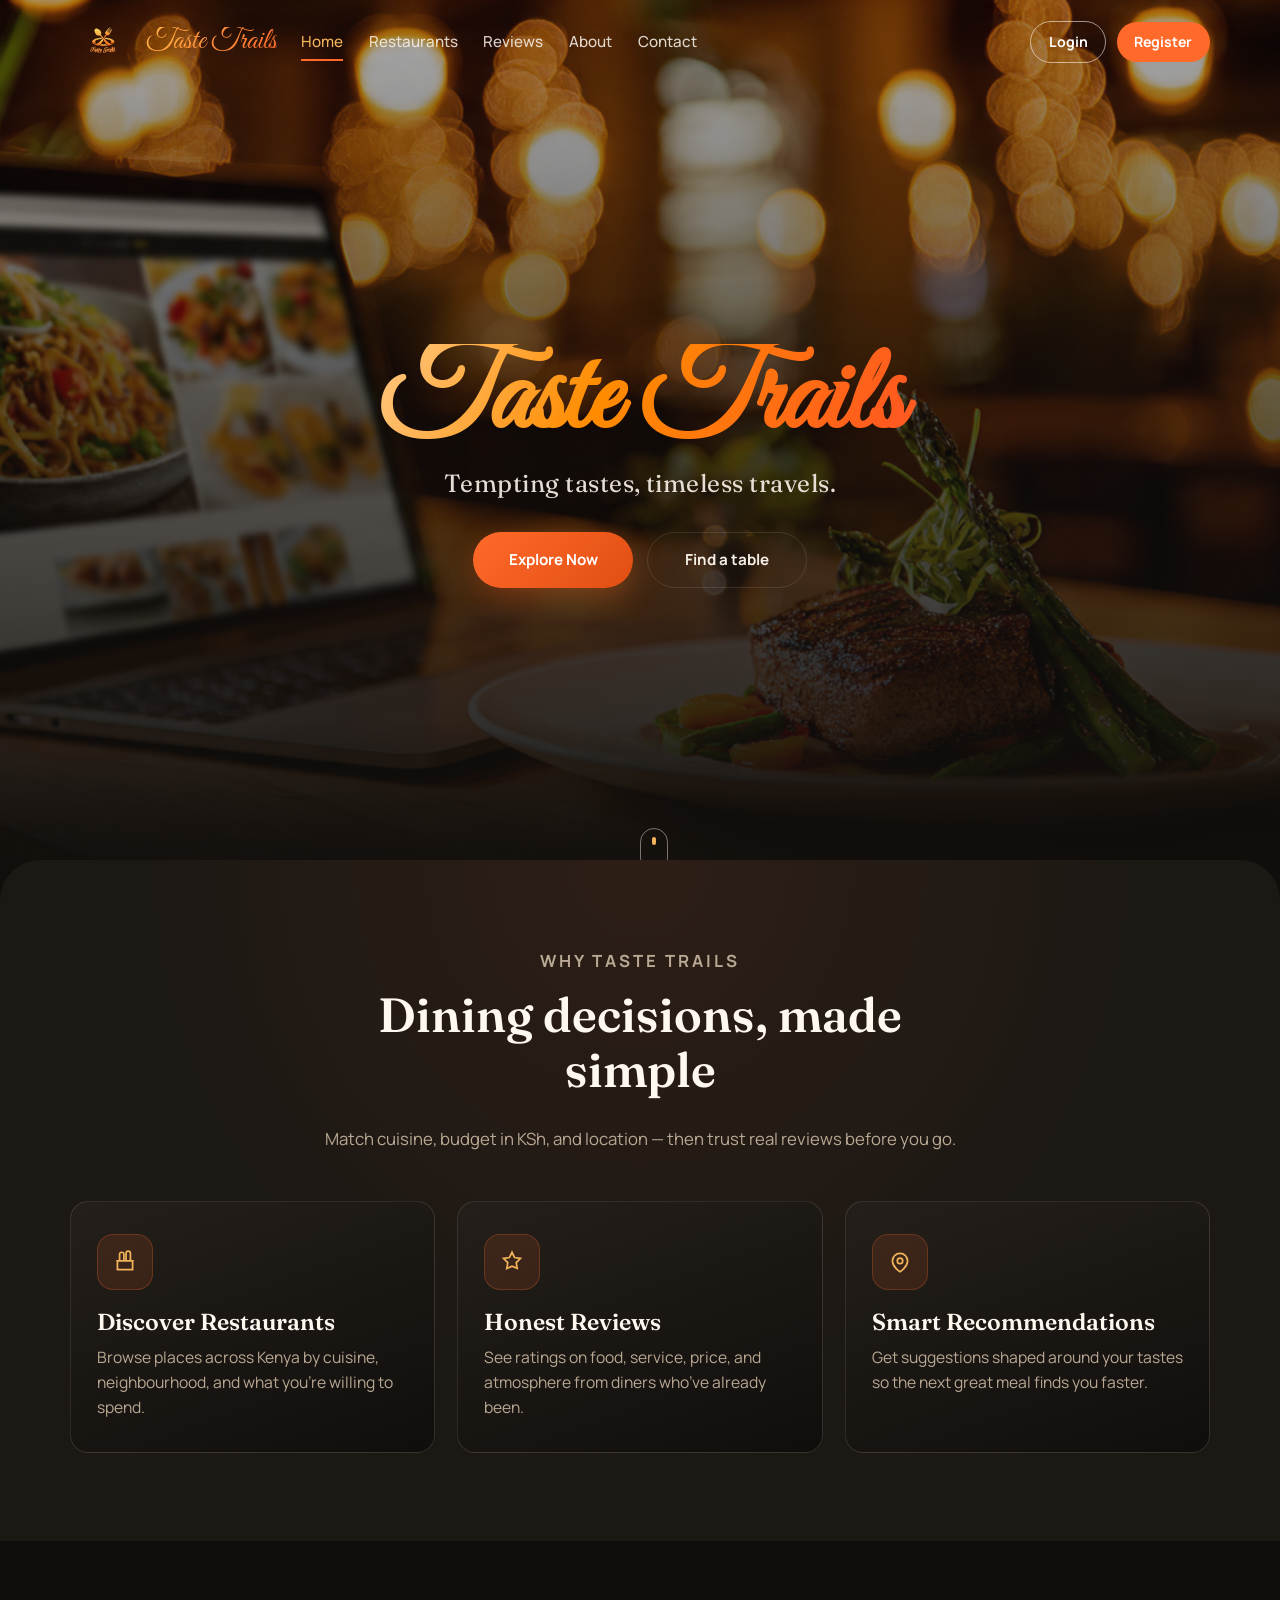
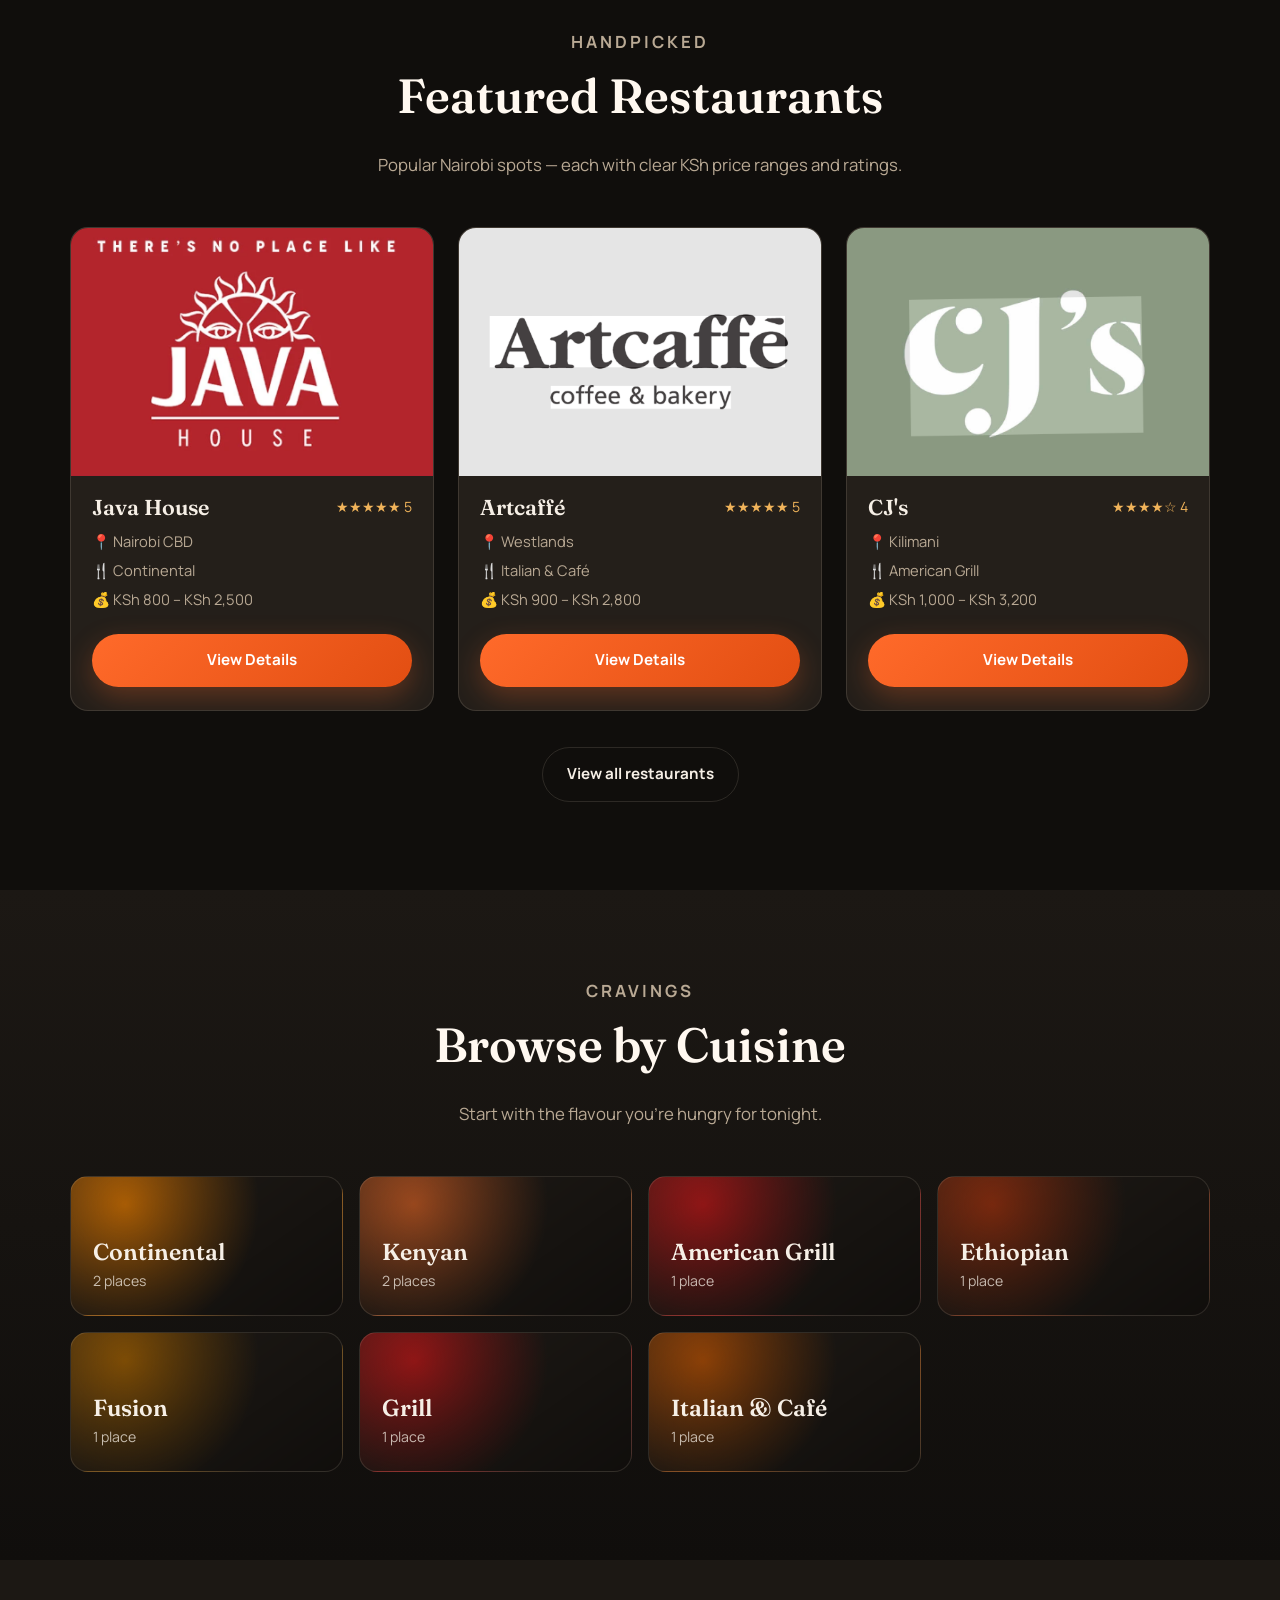
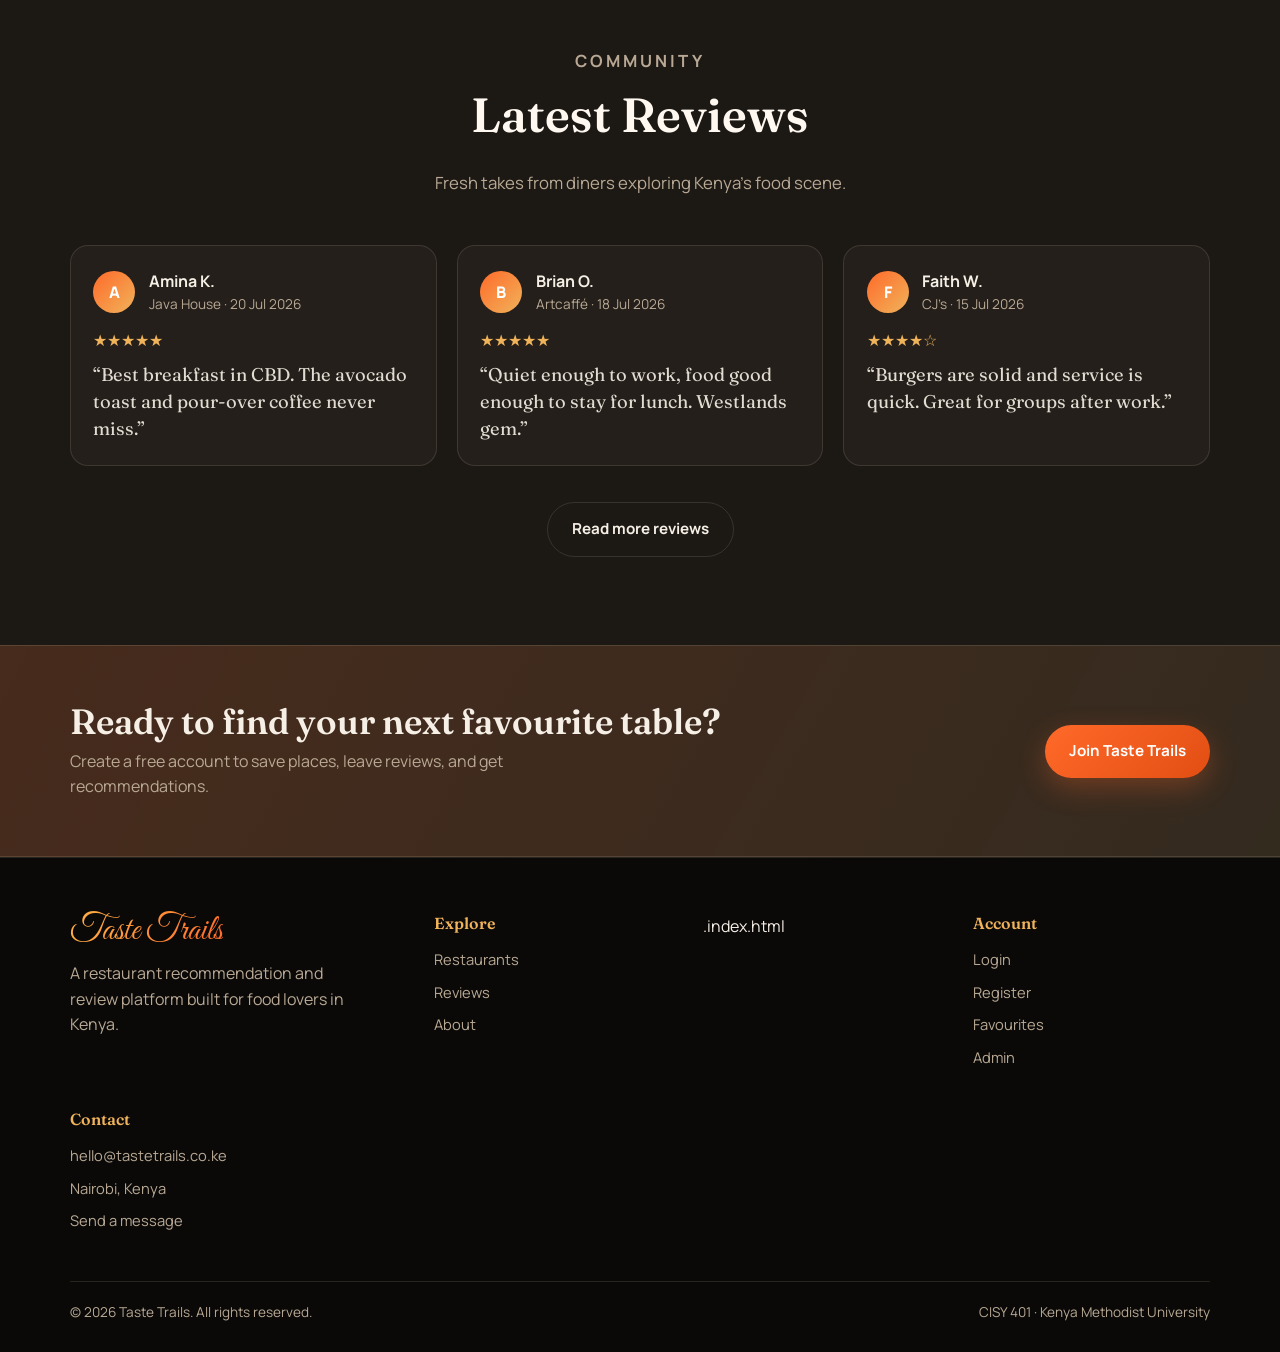
<file: index.html>
<!DOCTYPE html>
<html lang="en">
<head>
  <meta charset="UTF-8">
  <meta name="viewport" content="width=device-width, initial-scale=1.0">
  <title>Taste Trails · Discover Kenya’s Best Restaurants</title>
  <meta name="description" content="Taste Trails helps you discover restaurants across Kenya by cuisine, budget, location, and real reviews.">
  <link rel="preconnect" href="https://fonts.googleapis.com">
  <link rel="preconnect" href="https://fonts.gstatic.com" crossorigin>
  <link href="https://fonts.googleapis.com/css2?family=Fraunces:opsz,wght@9..144,500;9..144,650&family=Great+Vibes&family=Manrope:wght@400;500;600;700;800&display=swap" rel="stylesheet">
  <link rel="stylesheet" href="style.css">
</head>
<body class="home">
  <header class="navbar">
    <div class="container nav-inner">
      <a class="logo" href="index.html" aria-label="Taste Trails home">
        <img src="images/logo.png" alt="">
        <span class="logo-word">Taste Trails</span>
      </a>

      <ul class="nav-links">
        <li><a href="index.html" class="active">Home</a></li>
        <li><a href="restaurants.html">Restaurants</a></li>
        <li><a href="reviews.html">Reviews</a></li>
        <li><a href="about.html">About</a></li>
        <li><a href="contact.html">Contact</a></li>
      </ul>

      <div class="auth-buttons" data-auth-slot></div>
      <button class="menu-toggle" type="button" aria-label="Open menu" aria-expanded="false">☰</button>
    </div>
  </header>

  <section class="hero">
    <div class="hero-content">
      <h1 class="hero-brand">Taste Trails</h1>
      <p class="hero-tagline">Tempting tastes, timeless travels.</p>
      <div class="hero-actions">
        <button id="explore-btn" class="btn" type="button">Explore Now</button>
        <button id="find-table-btn" class="btn ghost" type="button">Find a table</button>
      </div>
    </div>
    <a class="scroll-cue" href="#features" aria-label="Scroll to features">
      <span></span>
    </a>
  </section>

  <div class="modal" id="find-table-modal" hidden>
    <div class="modal-backdrop" data-close-modal></div>
    <div class="modal-card" role="dialog" aria-modal="true" aria-labelledby="find-table-title">
      <button type="button" class="modal-close" data-close-modal aria-label="Close">✕</button>
      <p class="eyebrow">Quick search</p>
      <h2 id="find-table-title">Find a table</h2>
      <p class="muted">Pick what you’re craving, where, and your budget — we’ll show matching restaurants.</p>
      <form id="find-table-form" class="find-form">
        <div class="form-group">
          <label for="find-cuisine">Cuisine</label>
          <select id="find-cuisine" name="cuisine">
            <option value="">Any cuisine</option>
          </select>
        </div>
        <div class="form-group">
          <label for="find-location">Location</label>
          <select id="find-location" name="location">
            <option value="">Anywhere in Nairobi</option>
          </select>
        </div>
        <div class="form-group">
          <label for="find-price">Budget</label>
          <select id="find-price" name="price">
            <option value="">Any budget</option>
            <option value="budget">Budget · under KSh 1,500</option>
            <option value="mid">Moderate · KSh 700–3,500</option>
            <option value="upscale">Upscale · from KSh 2,500</option>
          </select>
        </div>
        <button class="btn btn-block" type="submit">Show restaurants</button>
      </form>
    </div>
  </div>

  <section id="features" class="section features">
    <div class="container">
      <div class="section-head" data-reveal>
        <p class="eyebrow">Why Taste Trails</p>
        <h2>Dining decisions, made simple</h2>
        <p>Match cuisine, budget in KSh, and location — then trust real reviews before you go.</p>
      </div>
      <div class="feature-grid">
        <article class="feature-card" data-reveal>
          <div class="feature-icon" aria-hidden="true">
            <svg viewBox="0 0 24 24" fill="none" stroke="currentColor" stroke-width="1.6"><path d="M4 11h16M7 11V5a2 2 0 0 1 4 0v6M13 11V4a2 2 0 0 1 4 0v7M5 11v8h14v-8"/></svg>
          </div>
          <h3>Discover Restaurants</h3>
          <p>Browse places across Kenya by cuisine, neighbourhood, and what you’re willing to spend.</p>
        </article>
        <article class="feature-card" data-reveal style="--delay:.1s">
          <div class="feature-icon" aria-hidden="true">
            <svg viewBox="0 0 24 24" fill="none" stroke="currentColor" stroke-width="1.6"><path d="m12 3 2.4 4.9 5.4.8-3.9 3.8.9 5.4L12 15.9 7.2 18l.9-5.4L4.2 8.7l5.4-.8L12 3z"/></svg>
          </div>
          <h3>Honest Reviews</h3>
          <p>See ratings on food, service, price, and atmosphere from diners who’ve already been.</p>
        </article>
        <article class="feature-card" data-reveal style="--delay:.2s">
          <div class="feature-icon" aria-hidden="true">
            <svg viewBox="0 0 24 24" fill="none" stroke="currentColor" stroke-width="1.6"><path d="M12 21s7-4.4 7-10a7 7 0 1 0-14 0c0 5.6 7 10 7 10z"/><circle cx="12" cy="11" r="2.5"/></svg>
          </div>
          <h3>Smart Recommendations</h3>
          <p>Get suggestions shaped around your tastes so the next great meal finds you faster.</p>
        </article>
      </div>
    </div>
  </section>

  <section class="section restaurants" id="featured">
    <div class="container">
      <div class="section-head" data-reveal>
        <p class="eyebrow">Handpicked</p>
        <h2>Featured Restaurants</h2>
        <p>Popular Nairobi spots — each with clear KSh price ranges and ratings.</p>
      </div>
      <div class="resto-grid" data-featured></div>
      <div class="section-cta">
        <a class="btn ghost" href="restaurants.html">View all restaurants</a>
      </div>
    </div>
  </section>

  <section class="section cuisine" id="cuisine">
    <div class="container">
      <div class="section-head" data-reveal>
        <p class="eyebrow">Cravings</p>
        <h2>Browse by Cuisine</h2>
        <p>Start with the flavour you’re hungry for tonight.</p>
      </div>
      <div class="cuisine-grid" data-cuisines></div>
    </div>
  </section>

  <section class="section reviews-section" id="latest-reviews">
    <div class="container">
      <div class="section-head" data-reveal>
        <p class="eyebrow">Community</p>
        <h2>Latest Reviews</h2>
        <p>Fresh takes from diners exploring Kenya’s food scene.</p>
      </div>
      <div class="review-grid" data-home-reviews></div>
      <div class="section-cta">
        <a class="btn ghost" href="reviews.html">Read more reviews</a>
      </div>
    </div>
  </section>

  <section class="cta-band">
    <div class="container cta-band-inner" data-reveal>
      <div>
        <h2>Ready to find your next favourite table?</h2>
        <p>Create a free account to save places, leave reviews, and get recommendations.</p>
      </div>
      <a class="btn" href="register.html">Join Taste Trails</a>
    </div>
  </section>

  <footer class="site-footer">
    <div class="container">
      <div class="footer-grid">
        <div class="footer-brand">
          <span class="logo-word">Taste Trails</span>
          <p>A restaurant recommendation and review platform built for food lovers in Kenya.</p>
        </div>
        <div class="footer-col">
          <h4>Explore</h4>
          <a href="restaurants.html">Restaurants</a>
          <a href="reviews.html">Reviews</a>
          <a href="about.html">About</a>
        </div>
.index.html
        <div class="footer-col">
          <h4>Account</h4>
          <a href="login.html">Login</a>
          <a href="register.html">Register</a>
          <a href="favorites.html">Favourites</a>
          <a href="admin/index.html">Admin</a>
        </div>
        <div class="footer-col">
          <h4>Contact</h4>
          <p>hello@tastetrails.co.ke</p>
          <p>Nairobi, Kenya</p>
          <a href="contact.html">Send a message</a>
        </div>
      </div>
      <div class="footer-bottom">
        <span>© 2026 Taste Trails. All rights reserved.</span>
        <span>CISY 401 · Kenya Methodist University</span>
      </div>
    </div>
  </footer>

  <script src="js/data.js"></script>
  <script src="js/auth.js"></script>
  <script src="js/main.js"></script>
</body>
</html>
</file>
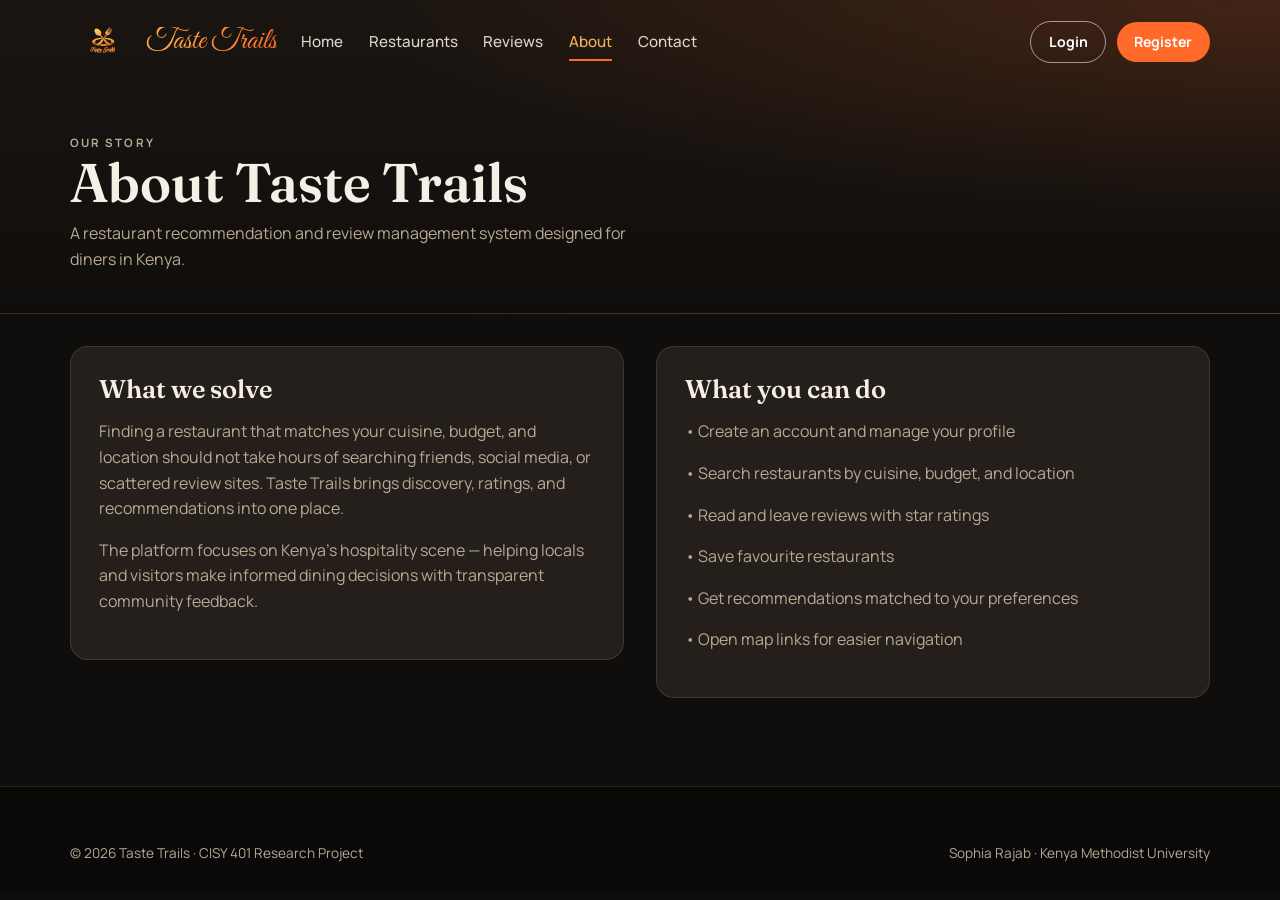
<file: about.html>
<!DOCTYPE html>
<html lang="en">
<head>
  <meta charset="UTF-8">
  <meta name="viewport" content="width=device-width, initial-scale=1.0">
  <title>About · Taste Trails</title>
  <link rel="preconnect" href="https://fonts.googleapis.com">
  <link rel="preconnect" href="https://fonts.gstatic.com" crossorigin>
  <link href="https://fonts.googleapis.com/css2?family=Fraunces:opsz,wght@9..144,500;9..144,650&family=Great+Vibes&family=Manrope:wght@400;500;600;700;800&display=swap" rel="stylesheet">
  <link rel="stylesheet" href="style.css">
</head>
<body>
  <header class="navbar scrolled">
    <div class="container nav-inner">
      <a class="logo" href="index.php" aria-label="Taste Trails home">
        <img src="images/logo.png" alt="">
        <span class="logo-word">Taste Trails</span>
      </a>
      <ul class="nav-links">
        <li><a href="index.php">Home</a></li>
        <li><a href="restaurants.php">Restaurants</a></li>
        <li><a href="reviews.php">Reviews</a></li>
        <li><a href="about.html" class="active">About</a></li>
        <li><a href="contact.html">Contact</a></li>
      </ul>
      <div class="auth-buttons" data-auth-slot></div>
      <button class="menu-toggle" type="button" aria-label="Open menu" aria-expanded="false">☰</button>
    </div>
  </header>

  <section class="page-hero">
    <div class="container">
      <p class="eyebrow">Our story</p>
      <h1>About Taste Trails</h1>
      <p>A restaurant recommendation and review management system designed for diners in Kenya.</p>
    </div>
  </section>

  <section class="section" style="padding-top:2rem">
    <div class="container split">
      <article class="content-panel" data-reveal>
        <h2>What we solve</h2>
        <p>
          Finding a restaurant that matches your cuisine, budget, and location should not take hours of searching friends,
          social media, or scattered review sites. Taste Trails brings discovery, ratings, and recommendations into one place.
        </p>
        <p>
          The platform focuses on Kenya’s hospitality scene — helping locals and visitors make informed dining decisions
          with transparent community feedback.
        </p>
      </article>
      <article class="content-panel" data-reveal style="--delay:.1s">
        <h2>What you can do</h2>
        <p>• Create an account and manage your profile</p>
        <p>• Search restaurants by cuisine, budget, and location</p>
        <p>• Read and leave reviews with star ratings</p>
        <p>• Save favourite restaurants</p>
        <p>• Get recommendations matched to your preferences</p>
        <p>• Open map links for easier navigation</p>
      </article>
    </div>
  </section>

  <footer class="site-footer">
    <div class="container">
      <div class="footer-bottom" style="border:0;padding-top:0">
        <span>© 2026 Taste Trails · CISY 401 Research Project</span>
        <span>Sophia Rajab · Kenya Methodist University</span>
      </div>
    </div>
  </footer>

  <script src="js/auth.js"></script>
  <script src="js/main.js"></script>
</body>
</html>
</file>
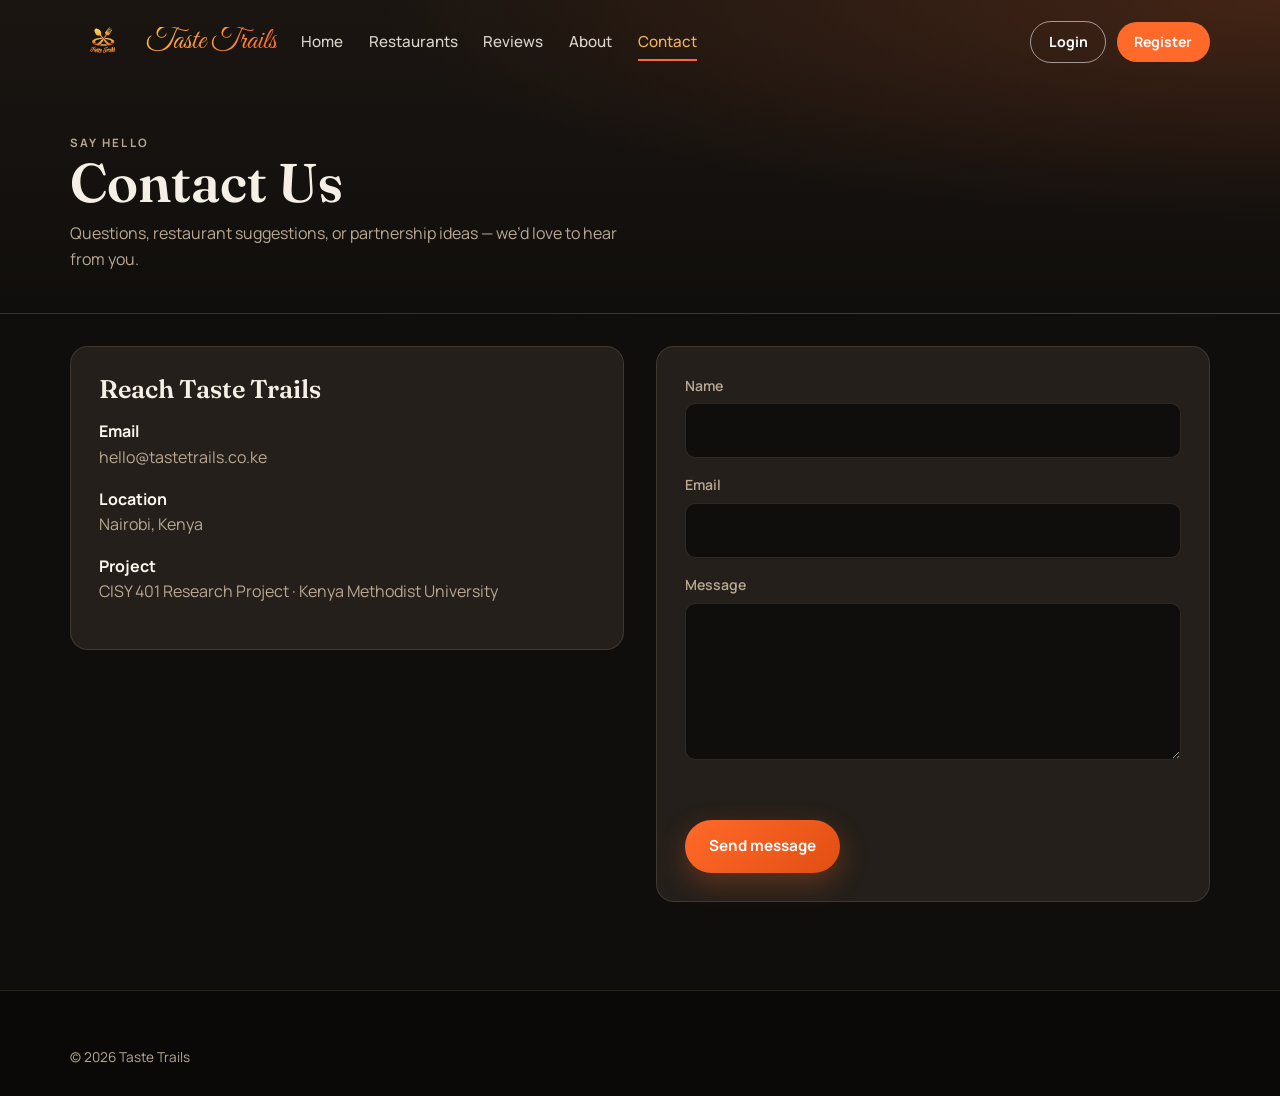
<file: contact.html>
<!DOCTYPE html>
<html lang="en">
<head>
  <meta charset="UTF-8">
  <meta name="viewport" content="width=device-width, initial-scale=1.0">
  <title>Contact · Taste Trails</title>
  <link rel="preconnect" href="https://fonts.googleapis.com">
  <link rel="preconnect" href="https://fonts.gstatic.com" crossorigin>
  <link href="https://fonts.googleapis.com/css2?family=Fraunces:opsz,wght@9..144,500;9..144,650&family=Great+Vibes&family=Manrope:wght@400;500;600;700;800&display=swap" rel="stylesheet">
  <link rel="stylesheet" href="style.css">
</head>
<body>
  <header class="navbar scrolled">
    <div class="container nav-inner">
      <a class="logo" href="index.php" aria-label="Taste Trails home">
        <img src="images/logo.png" alt="">
        <span class="logo-word">Taste Trails</span>
      </a>
      <ul class="nav-links">
        <li><a href="index.php">Home</a></li>
        <li><a href="restaurants.php">Restaurants</a></li>
        <li><a href="reviews.php">Reviews</a></li>
        <li><a href="about.html">About</a></li>
        <li><a href="contact.html" class="active">Contact</a></li>
      </ul>
      <div class="auth-buttons" data-auth-slot></div>
      <button class="menu-toggle" type="button" aria-label="Open menu" aria-expanded="false">☰</button>
    </div>
  </header>

  <section class="page-hero">
    <div class="container">
      <p class="eyebrow">Say hello</p>
      <h1>Contact Us</h1>
      <p>Questions, restaurant suggestions, or partnership ideas — we’d love to hear from you.</p>
    </div>
  </section>

  <section class="section" style="padding-top:2rem">
    <div class="container split">
      <div class="content-panel">
        <h2>Reach Taste Trails</h2>
        <p><strong style="color:var(--cream)">Email</strong><br>hello@tastetrails.co.ke</p>
        <p><strong style="color:var(--cream)">Location</strong><br>Nairobi, Kenya</p>
        <p><strong style="color:var(--cream)">Project</strong><br>CISY 401 Research Project · Kenya Methodist University</p>
      </div>
      <div class="form-panel">
        <form id="contact-form">
          <div class="form-group">
            <label for="name">Name</label>
            <input id="name" name="name" required>
          </div>
          <div class="form-group">
            <label for="email">Email</label>
            <input id="email" name="email" type="email" required>
          </div>
          <div class="form-group">
            <label for="message">Message</label>
            <textarea id="message" name="message" rows="5" required></textarea>
          </div>
          <p class="form-msg" data-form-msg></p>
          <button class="btn" type="submit">Send message</button>
        </form>
      </div>
    </div>
  </section>

  <footer class="site-footer">
    <div class="container">
      <div class="footer-bottom" style="border:0;padding-top:0">
        <span>© 2026 Taste Trails</span>
      </div>
    </div>
  </footer>

  <script src="js/auth.js"></script>
  <script src="js/main.js"></script>
</body>
</html>
</file>
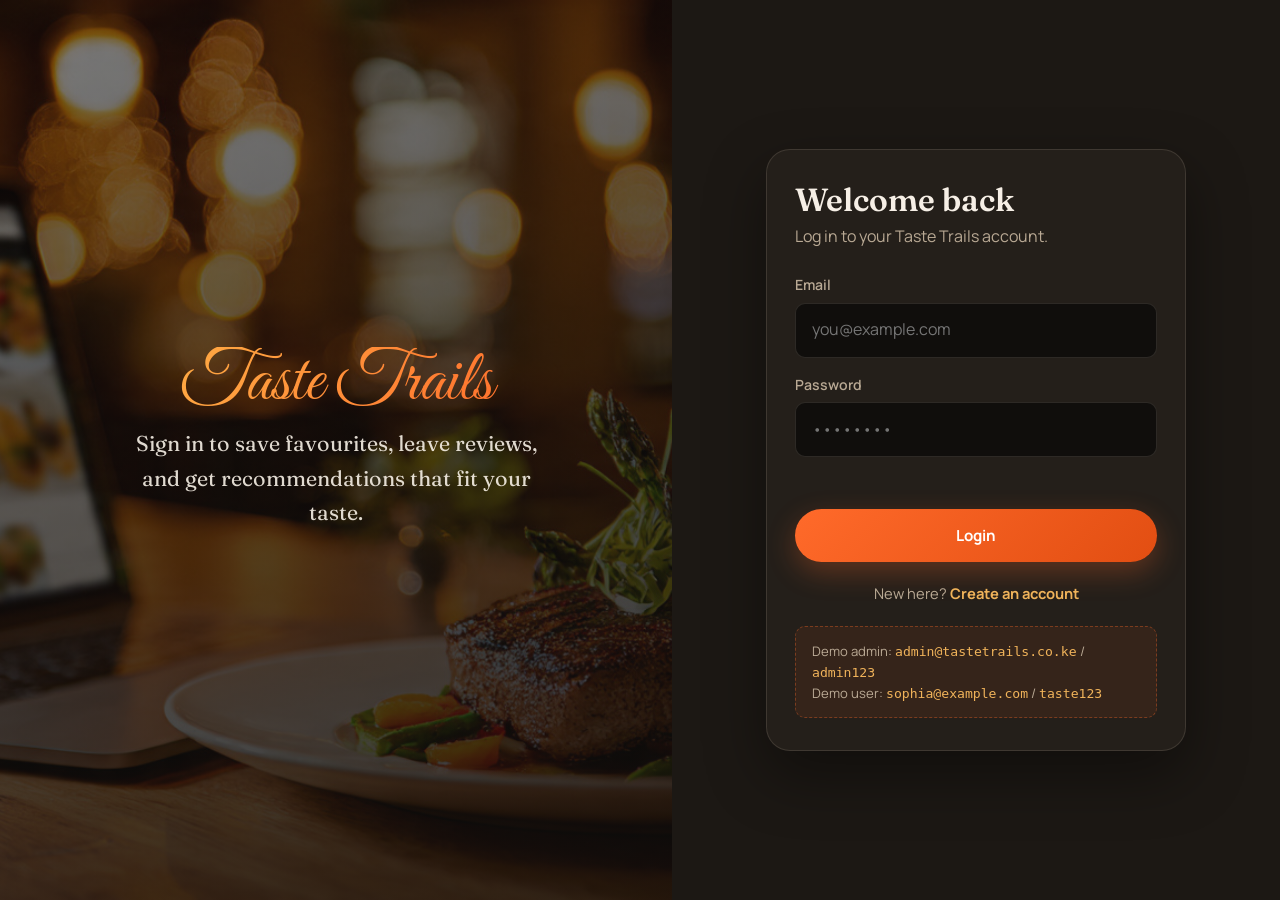
<file: login.html>
<!DOCTYPE html>
<html lang="en">
<head>
  <meta charset="UTF-8">
  <meta name="viewport" content="width=device-width, initial-scale=1.0">
  <title>Login · Taste Trails</title>
  <link rel="preconnect" href="https://fonts.googleapis.com">
  <link rel="preconnect" href="https://fonts.gstatic.com" crossorigin>
  <link href="https://fonts.googleapis.com/css2?family=Fraunces:opsz,wght@9..144,500;9..144,650&family=Great+Vibes&family=Manrope:wght@400;500;600;700;800&display=swap" rel="stylesheet">
  <link rel="stylesheet" href="style.css">
</head>
<body>
  <div class="auth-page">
    <aside class="auth-visual">
      <div class="auth-visual-inner">
        <a href="index.html" class="logo-word">Taste Trails</a>
        <p>Sign in to save favourites, leave reviews, and get recommendations that fit your taste.</p>
      </div>
    </aside>

    <main class="auth-panel">
      <div class="auth-card">
        <h1>Welcome back</h1>
        <p class="lead">Log in to your Taste Trails account.</p>

        <form id="login-form" novalidate>
          <div class="form-group">
            <label for="email">Email</label>
            <input id="email" name="email" type="email" autocomplete="email" required placeholder="you@example.com">
          </div>
          <div class="form-group">
            <label for="password">Password</label>
            <input id="password" name="password" type="password" autocomplete="current-password" required placeholder="••••••••">
          </div>
          <p class="form-msg" data-form-msg></p>
          <button class="btn btn-block" type="submit">Login</button>
        </form>

        <p class="auth-alt">New here? <a href="register.html">Create an account</a></p>
        <div class="demo-hint">
          Demo admin: <code>admin@tastetrails.co.ke</code> / <code>admin123</code><br>
          Demo user: <code>sophia@example.com</code> / <code>taste123</code>
        </div>
      </div>
    </main>
  </div>

  <script src="js/auth.js"></script>
  <script src="js/main.js"></script>
</body>
</html>
</file>
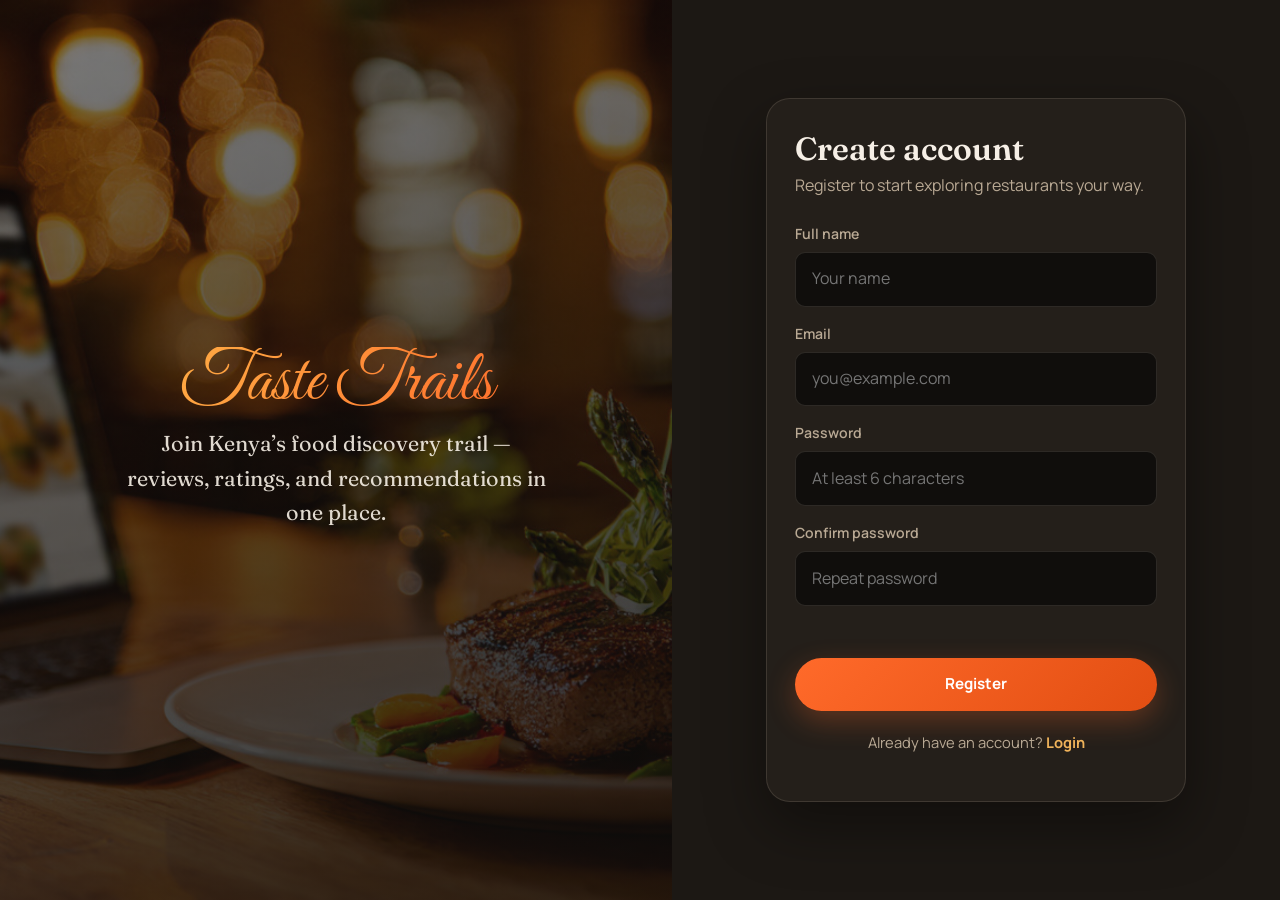
<file: register.html>
<!DOCTYPE html>
<html lang="en">
<head>
  <meta charset="UTF-8">
  <meta name="viewport" content="width=device-width, initial-scale=1.0">
  <title>Register · Taste Trails</title>
  <link rel="preconnect" href="https://fonts.googleapis.com">
  <link rel="preconnect" href="https://fonts.gstatic.com" crossorigin>
  <link href="https://fonts.googleapis.com/css2?family=Fraunces:opsz,wght@9..144,500;9..144,650&family=Great+Vibes&family=Manrope:wght@400;500;600;700;800&display=swap" rel="stylesheet">
  <link rel="stylesheet" href="style.css">
</head>
<body>
  <div class="auth-page">
    <aside class="auth-visual">
      <div class="auth-visual-inner">
        <a href="index.html" class="logo-word">Taste Trails</a>
        <p>Join Kenya’s food discovery trail — reviews, ratings, and recommendations in one place.</p>
      </div>
    </aside>

    <main class="auth-panel">
      <div class="auth-card">
        <h1>Create account</h1>
        <p class="lead">Register to start exploring restaurants your way.</p>

        <form id="register-form" novalidate>
          <div class="form-group">
            <label for="name">Full name</label>
            <input id="name" name="name" type="text" autocomplete="name" required placeholder="Your name">
          </div>
          <div class="form-group">
            <label for="email">Email</label>
            <input id="email" name="email" type="email" autocomplete="email" required placeholder="you@example.com">
          </div>
          <div class="form-group">
            <label for="password">Password</label>
            <input id="password" name="password" type="password" autocomplete="new-password" required placeholder="At least 6 characters">
          </div>
          <div class="form-group">
            <label for="confirm">Confirm password</label>
            <input id="confirm" name="confirm" type="password" autocomplete="new-password" required placeholder="Repeat password">
          </div>
          <p class="form-msg" data-form-msg></p>
          <button class="btn btn-block" type="submit">Register</button>
        </form>

        <p class="auth-alt">Already have an account? <a href="login.html">Login</a></p>
      </div>
    </main>
  </div>

  <script src="js/auth.js"></script>
  <script src="js/main.js"></script>
</body>
</html>
</file>
<file: style.css>
/* =========================================================
   Taste Trails — Design System
   Ember Night: charcoal + flame accent + soft ivory
   ========================================================= */

:root {
  --ink: #100e0c;
  --ink-soft: #1c1814;
  --panel: #241f1a;
  --panel-2: #2e2822;
  --line: rgba(255, 236, 210, 0.12);
  --text: #f6efe6;
  --muted: #b9a994;
  --ember: #ff6a2a;
  --ember-deep: #e24e12;
  --gold: #f0b35a;
  --success: #3d9a6a;
  --danger: #d64545;
  --cream: #fff8f0;
  --shadow: 0 24px 60px rgba(0, 0, 0, 0.4);
  --radius: 18px;
  --radius-sm: 10px;
  --nav-h: 78px;
  --font-brand: "Great Vibes", cursive;
  --font-display: "Fraunces", "Cormorant Garamond", Georgia, serif;
  --font-body: "Manrope", "Segoe UI", sans-serif;
  --ease: cubic-bezier(0.22, 1, 0.36, 1);
}

*,
*::before,
*::after {
  box-sizing: border-box;
}

html {
  scroll-behavior: smooth;
}

body {
  margin: 0;
  font-family: var(--font-body);
  color: var(--text);
  background: var(--ink);
  line-height: 1.6;
  text-align: left;
  min-height: 100vh;
}

img {
  max-width: 100%;
  display: block;
}

a {
  color: inherit;
  text-decoration: none;
}

button,
input,
select,
textarea {
  font: inherit;
}

h1,
h2,
h3,
h4 {
  font-family: var(--font-display);
  font-weight: 600;
  line-height: 1.15;
  margin: 0 0 0.6em;
}

p {
  margin: 0 0 1em;
}

.container {
  width: min(1140px, calc(100% - 2.5rem));
  margin-inline: auto;
}

.section {
  padding: 5.5rem 0;
  position: relative;
}

.section-head {
  text-align: center;
  max-width: 640px;
  margin: 0 auto 3rem;
}

.section-head h2 {
  font-size: clamp(2rem, 4vw, 3rem);
  color: var(--cream);
}

.section-head p {
  color: var(--muted);
  font-size: 1.05rem;
}

.eyebrow {
  letter-spacing: 0.18em;
  text-transform: uppercase;
  font-size: 0.72rem;
  color: var(--gold);
  margin-bottom: 0.75rem;
  font-weight: 700;
}

.muted {
  color: var(--muted);
}

/* ---------- Buttons ---------- */
.btn,
button.btn {
  display: inline-flex;
  align-items: center;
  justify-content: center;
  gap: 0.5rem;
  padding: 0.9rem 1.5rem;
  border-radius: 999px;
  border: none;
  background: linear-gradient(135deg, var(--ember), var(--ember-deep));
  color: white;
  font-weight: 700;
  font-size: 0.95rem;
  cursor: pointer;
  transition: transform 0.25s var(--ease), box-shadow 0.25s var(--ease),
    background 0.25s ease;
  box-shadow: 0 10px 28px rgba(255, 106, 42, 0.28);
  margin-top: 0;
}

.btn:hover,
button.btn:hover {
  transform: translateY(-2px);
  box-shadow: 0 16px 34px rgba(255, 106, 42, 0.38);
  background: linear-gradient(135deg, #ff7a3d, var(--ember));
}

.btn.ghost {
  background: transparent;
  border: 1px solid var(--line);
  box-shadow: none;
  color: var(--text);
}

.btn.ghost:hover {
  border-color: var(--ember);
  color: var(--ember);
  box-shadow: none;
}

.btn.btn-block {
  width: 100%;
}

.btn.tiny {
  padding: 0.4rem 0.8rem;
  font-size: 0.8rem;
  box-shadow: none;
}

.btn.danger {
  background: var(--danger);
  box-shadow: none;
}

/* ---------- Navbar ---------- */
.navbar {
  position: fixed;
  inset: 0 0 auto 0;
  z-index: 1000;
  padding: 1rem 0;
  transition: background 0.35s ease, padding 0.35s ease, box-shadow 0.35s ease;
}

.navbar.scrolled {
  padding: 0.55rem 0;
  background: rgba(16, 14, 12, 0.88);
  backdrop-filter: blur(16px);
  -webkit-backdrop-filter: blur(16px);
  box-shadow: 0 8px 30px rgba(0, 0, 0, 0.35);
  border-bottom: 1px solid var(--line);
}

.navbar .container,
.nav-inner {
  display: flex;
  align-items: center;
  gap: 1.5rem;
}

.logo {
  display: flex;
  align-items: center;
  gap: 0.65rem;
  flex-shrink: 0;
}

.logo img {
  height: 52px;
  width: auto;
  transition: height 0.3s ease, transform 0.3s var(--ease);
}

.navbar.scrolled .logo img {
  height: 40px;
}

.logo:hover img {
  transform: scale(1.04) rotate(-2deg);
}

.logo-word {
  font-family: var(--font-brand);
  font-size: 1.85rem;
  background: linear-gradient(120deg, #ffb347, #ff6a2a);
  -webkit-background-clip: text;
  background-clip: text;
  color: transparent;
  line-height: 1;
}

.nav-links {
  list-style: none;
  display: flex;
  align-items: center;
  gap: 1.6rem;
  margin: 0;
  padding: 0;
}

.nav-links a {
  color: rgba(246, 239, 230, 0.88);
  font-size: 0.95rem;
  font-weight: 500;
  position: relative;
  padding: 0.2rem 0;
  transition: color 0.25s ease;
}

.nav-links a::after {
  content: "";
  position: absolute;
  left: 0;
  bottom: -6px;
  width: 0;
  height: 2px;
  background: var(--ember);
  transition: width 0.3s var(--ease);
}

.nav-links a:hover,
.nav-links a.active {
  color: var(--gold);
}

.nav-links a:hover::after,
.nav-links a.active::after {
  width: 100%;
}

.auth-buttons {
  margin-left: auto;
  display: flex;
  align-items: center;
  gap: 0.65rem;
}

.nav-cta{
  padding: 0.55rem 1.1rem;
  border-radius: 999px;
  font-size: 0.88rem;
  font-weight: 700;
  transition: 0.25s ease;
}

.nav-cta.outline {
  border: 1.5px solid rgba(255, 255, 255, 0.55);
  background: transparent;
  color: white;
}

.nav-cta.outline:hover {
  background: white;
  color: var(--ink);
}

.nav-cta.solid {
  background: var(--ember);
  color: white;
}

.nav-cta.solid:hover {
  background: var(--ember-deep);
}

.nav-cta.ghost {
  border: 1px solid var(--line);
}

.user-chip {
  font-size: 0.88rem;
  color: var(--gold);
  font-weight: 600;
}

.menu-toggle {
  display: none;
  background: none;
  border: none;
  color: white;
  font-size: 1.6rem;
  cursor: pointer;
  margin-left: auto;
  padding: 0.25rem;
}

/* ---------- Hero ---------- */
.hero {
  position: relative;
  min-height: 100vh;
  display: grid;
  place-items: center;
  text-align: center;
  overflow: hidden;
  isolation: isolate;
}

.hero::before {
  content: "";
  position: absolute;
  inset: 0;
  background:
    linear-gradient(180deg, rgba(16, 14, 12, 0.35) 0%, rgba(16, 14, 12, 0.72) 55%, rgba(16, 14, 12, 0.95) 100%),
    url("images/background.jpeg") center / cover no-repeat;
  z-index: -2;
  animation: heroZoom 22s ease-in-out infinite alternate;
}

.hero::after {
  content: "";
  position: absolute;
  inset: auto 0 0 0;
  height: 180px;
  background: linear-gradient(to top, var(--ink), transparent);
  z-index: -1;
}

@keyframes heroZoom {
  from {
    transform: scale(1);
  }
  to {
    transform: scale(1.08);
  }
}

.hero-content {
  width: min(820px, calc(100% - 2rem));
  padding-top: 2rem;
}

.hero-brand {
  font-family: var(--font-brand);
  font-size: clamp(4.2rem, 12vw, 7.5rem);
  line-height: 0.95;
  margin: 0 0 0.35rem;
  background: linear-gradient(115deg, #ffd7a0 10%, #ff8c00 45%, #ff5a1f 80%);
  -webkit-background-clip: text;
  background-clip: text;
  color: transparent;
  animation: brandIn 1s var(--ease) both;
  filter: drop-shadow(0 18px 40px rgba(0, 0, 0, 0.35));
}

.hero-tagline {
  font-family: var(--font-display);
  font-size: clamp(1.15rem, 2.4vw, 1.55rem);
  color: rgba(246, 239, 230, 0.92);
  margin: 0 0 1.8rem;
  letter-spacing: 0.02em;
  animation: fadeUp 0.9s 0.15s var(--ease) both;
}

.hero-actions {
  display: flex;
  flex-wrap: wrap;
  gap: 0.85rem;
  justify-content: center;
  animation: fadeUp 0.9s 0.3s var(--ease) both;
}

.hero-actions .btn {
  min-width: 160px;
}

.scroll-cue {
  position: absolute;
  bottom: 1.75rem;
  left: 50%;
  transform: translateX(-50%);
  width: 28px;
  height: 44px;
  border: 1.5px solid rgba(246, 239, 230, 0.45);
  border-radius: 999px;
  display: grid;
  place-items: start center;
  padding-top: 8px;
  animation: fadeUp 1s 0.7s var(--ease) both;
}

.scroll-cue span {
  width: 4px;
  height: 8px;
  border-radius: 999px;
  background: var(--gold);
  animation: cueBounce 1.6s ease-in-out infinite;
}

@keyframes cueBounce {
  0%, 100% { transform: translateY(0); opacity: 1; }
  50% { transform: translateY(10px); opacity: 0.35; }
}

@keyframes brandIn {
  from {
    opacity: 0;
    transform: translateY(24px) scale(0.96);
  }
  to {
    opacity: 1;
    transform: none;
  }
}

@keyframes fadeUp {
  from {
    opacity: 0;
    transform: translateY(18px);
  }
  to {
    opacity: 1;
    transform: none;
  }
}

/* ---------- Features ---------- */
.features {
  background:
    radial-gradient(ellipse at top, rgba(255, 106, 42, 0.08), transparent 55%),
    var(--ink-soft);
  border-radius: 40px 40px 0 0;
  margin-top: -40px;
  z-index: 2;
}

.feature-grid {
  display: grid;
  grid-template-columns: repeat(3, 1fr);
  gap: 1.4rem;
}

.feature-card {
  background: linear-gradient(160deg, var(--panel), var(--ink));
  border: 1px solid var(--line);
  border-radius: var(--radius);
  padding: 2rem 1.6rem;
  transition: transform 0.35s var(--ease), border-color 0.35s ease,
    box-shadow 0.35s ease;
}

.feature-card:hover {
  transform: translateY(-8px);
  border-color: rgba(255, 106, 42, 0.45);
  box-shadow: var(--shadow);
}

.feature-icon {
  width: 56px;
  height: 56px;
  border-radius: 16px;
  display: grid;
  place-items: center;
  margin-bottom: 1.2rem;
  background: rgba(255, 106, 42, 0.12);
  border: 1px solid rgba(255, 106, 42, 0.25);
  color: var(--gold);
}

.feature-icon svg {
  width: 26px;
  height: 26px;
}

.feature-card h3 {
  font-size: 1.45rem;
  margin-bottom: 0.55rem;
  color: var(--cream);
}

.feature-card p {
  color: var(--muted);
  margin: 0;
  font-size: 0.98rem;
}

.section-cta {
  text-align: center;
  margin-top: 2.25rem;
}

.cta-band {
  padding: 3.5rem 0;
  background:
    linear-gradient(120deg, rgba(255, 106, 42, 0.16), rgba(240, 179, 90, 0.08)),
    var(--panel);
  border-block: 1px solid var(--line);
}

.cta-band-inner {
  display: flex;
  align-items: center;
  justify-content: space-between;
  gap: 1.5rem;
  flex-wrap: wrap;
}

.cta-band h2 {
  font-size: clamp(1.6rem, 3vw, 2.2rem);
  margin-bottom: 0.4rem;
}

.cta-band p {
  color: var(--muted);
  margin: 0;
  max-width: 480px;
}

/* ---------- Restaurant cards ---------- */
.restaurants {
  background: var(--ink);
}

.resto-grid {
  display: grid;
  grid-template-columns: repeat(3, 1fr);
  gap: 1.5rem;
}

.resto-card {
  background: var(--panel);
  border: 1px solid var(--line);
  border-radius: var(--radius);
  overflow: hidden;
  transition: transform 0.35s var(--ease), box-shadow 0.35s ease,
    border-color 0.35s ease;
}

.resto-card:hover {
  transform: translateY(-10px);
  border-color: rgba(255, 106, 42, 0.4);
  box-shadow: var(--shadow);
}

.resto-media {
  display: block;
  position: relative;
  overflow: hidden;
  aspect-ratio: 16 / 11;
}

.resto-media img {
  width: 100%;
  height: 100%;
  object-fit: cover;
  transition: transform 0.55s var(--ease);
}

.resto-card:hover .resto-media img {
  transform: scale(1.08);
}

.resto-logo {
  position: absolute;
  left: 12px;
  bottom: 12px;
  width: 48px;
  height: 48px;
  object-fit: cover;
  border-radius: 12px;
  border: 2px solid rgba(255, 255, 255, 0.85);
  background: #fff;
  box-shadow: 0 8px 20px rgba(0, 0, 0, 0.35);
}

.detail-logo {
  width: 64px;
  height: 64px;
  object-fit: cover;
  border-radius: 14px;
  border: 2px solid rgba(255, 255, 255, 0.85);
  background: #fff;
  margin-bottom: 0.75rem;
}

.review-form {
  background: var(--panel);
  border: 1px solid var(--line);
  border-radius: var(--radius);
  padding: 1.35rem;
  margin-bottom: 1.5rem;
}

.review-form h3 {
  margin-bottom: 0.25rem;
}

.rating-grid {
  display: grid;
  grid-template-columns: repeat(4, 1fr);
  gap: 0.75rem;
  margin: 1rem 0;
}

.rating-grid label {
  display: flex;
  flex-direction: column;
  gap: 0.35rem;
  font-size: 0.82rem;
  color: var(--muted);
  font-weight: 600;
}

.rating-grid input {
  width: 100%;
  padding: 0.55rem 0.65rem;
  border-radius: var(--radius-sm);
  border: 1px solid var(--line);
  background: var(--ink);
  color: var(--text);
}

.review-login-prompt {
  padding: 1rem 1.15rem;
  border-radius: var(--radius);
  border: 1px dashed var(--line);
  margin-bottom: 1.5rem;
  color: var(--muted);
}

.review-login-prompt a {
  color: var(--gold);
  font-weight: 700;
}

.review-breakdown {
  font-size: 0.82rem;
  margin: 0 0 0.5rem;
}

.admin-form {
  margin-top: 0.5rem;
}

.form-grid {
  display: grid;
  grid-template-columns: 1fr 1fr;
  gap: 0.9rem 1rem;
}

.form-span-2 {
  grid-column: 1 / -1;
}

.form-check {
  display: flex;
  align-items: end;
}

.form-check label {
  display: flex;
  align-items: center;
  gap: 0.55rem;
  color: var(--text);
  font-weight: 600;
  cursor: pointer;
}

.form-actions {
  margin-top: 0.5rem;
}

.panel-head-row {
  display: flex;
  justify-content: space-between;
  gap: 1rem;
  align-items: flex-start;
  margin-bottom: 0.5rem;
}

.panel-head-row h2 {
  margin-bottom: 0.25rem;
}

.media-preview {
  margin-top: 0.55rem;
  min-height: 72px;
  border: 1px dashed var(--line);
  border-radius: var(--radius-sm);
  display: grid;
  place-items: center;
  overflow: hidden;
  background: rgba(0, 0, 0, 0.2);
}

.media-preview img {
  width: 100%;
  max-height: 140px;
  object-fit: cover;
}

.admin-thumb {
  width: 40px;
  height: 40px;
  object-fit: cover;
  border-radius: 8px;
  border: 1px solid var(--line);
  background: #111;
}

.actions-cell {
  white-space: nowrap;
  display: flex;
  gap: 0.35rem;
}

@media (max-width: 760px) {
  .form-grid,
  .rating-grid {
    grid-template-columns: 1fr;
  }
}

.resto-body {
  padding: 1.25rem 1.3rem 1.45rem;
}

.resto-top {
  display: flex;
  justify-content: space-between;
  gap: 0.75rem;
  align-items: flex-start;
  margin-bottom: 0.55rem;
}

.resto-body h3 {
  font-size: 1.35rem;
  margin: 0;
}

.resto-body h3 a:hover {
  color: var(--ember);
}

.resto-rating {
  color: var(--gold);
  font-size: 0.88rem;
  white-space: nowrap;
  margin: 0;
}

.resto-meta {
  color: var(--muted);
  margin: 0.35rem 0;
  font-size: 0.92rem;
}

.resto-body .btn {
  margin-top: 1rem;
}

/* ---------- Cuisine ---------- */
.cuisine {
  background:
    linear-gradient(180deg, var(--ink-soft), var(--ink));
}

.cuisine-grid {
  display: grid;
  grid-template-columns: repeat(4, 1fr);
  gap: 1rem;
}

.cuisine-tile {
  position: relative;
  overflow: hidden;
  border-radius: var(--radius);
  min-height: 140px;
  padding: 1.4rem;
  display: flex;
  flex-direction: column;
  justify-content: flex-end;
  border: 1px solid var(--line);
  background:
    linear-gradient(145deg, rgba(0, 0, 0, 0.15), rgba(0, 0, 0, 0.55)),
    radial-gradient(circle at 20% 20%, var(--accent), transparent 55%),
    var(--panel);
  transition: transform 0.35s var(--ease), border-color 0.35s ease;
}

.cuisine-tile:hover {
  transform: translateY(-6px) scale(1.01);
  border-color: color-mix(in srgb, var(--accent) 60%, white);
}

.cuisine-name {
  font-family: var(--font-display);
  font-size: 1.45rem;
  font-weight: 600;
}

.cuisine-count {
  color: rgba(246, 239, 230, 0.75);
  font-size: 0.88rem;
}

/* ---------- Reviews ---------- */
.reviews-section {
  background: var(--ink-soft);
}

.review-grid {
  display: grid;
  grid-template-columns: repeat(3, 1fr);
  gap: 1.25rem;
}

.review-card {
  background: var(--panel);
  border: 1px solid var(--line);
  border-radius: var(--radius);
  padding: 1.4rem;
}

.review-card.wide {
  max-width: 760px;
  margin: 0 auto 1rem;
}

.review-card.compact {
  background: var(--ink-soft);
}

.review-head {
  display: flex;
  gap: 0.85rem;
  align-items: center;
  margin-bottom: 0.75rem;
}

.review-head p {
  margin: 0;
  color: var(--muted);
  font-size: 0.85rem;
}

.review-head a {
  color: var(--gold);
}

.avatar {
  width: 42px;
  height: 42px;
  border-radius: 50%;
  display: grid;
  place-items: center;
  background: linear-gradient(135deg, var(--ember), var(--gold));
  color: white;
  font-weight: 800;
  flex-shrink: 0;
}

.review-stars {
  color: var(--gold);
  margin: 0 0 0.55rem;
}

.review-text {
  color: rgba(246, 239, 230, 0.9);
  margin: 0;
  font-family: var(--font-display);
  font-size: 1.15rem;
  line-height: 1.45;
}

/* ---------- Footer ---------- */
.site-footer {
  background: #0a0908;
  border-top: 1px solid var(--line);
  padding: 3.5rem 0 1.75rem;
}

.footer-grid {
  display: grid;
  grid-template-columns: 1.4fr 1fr 1fr 1fr;
  gap: 2rem;
  margin-bottom: 2.5rem;
}

.footer-brand .logo-word {
  font-size: 2.2rem;
}

.footer-brand p {
  color: var(--muted);
  max-width: 280px;
  margin-top: 0.75rem;
}

.footer-col h4 {
  font-size: 1rem;
  margin-bottom: 1rem;
  color: var(--gold);
}

.footer-col a,
.footer-col p {
  display: block;
  color: var(--muted);
  margin-bottom: 0.55rem;
  font-size: 0.92rem;
}

.footer-col a:hover {
  color: var(--ember);
}

.footer-bottom {
  border-top: 1px solid var(--line);
  padding-top: 1.25rem;
  display: flex;
  justify-content: space-between;
  gap: 1rem;
  flex-wrap: wrap;
  color: var(--muted);
  font-size: 0.85rem;
}

/* ---------- Reveal ---------- */
[data-reveal] {
  opacity: 0;
  transform: translateY(28px);
  transition: opacity 0.7s var(--ease), transform 0.7s var(--ease);
  transition-delay: var(--delay, 0s);
}

[data-reveal].is-visible {
  opacity: 1;
  transform: none;
}

/* ---------- Page shells ---------- */
.page-hero {
  padding: calc(var(--nav-h) + 3.5rem) 0 2.5rem;
  background:
    radial-gradient(ellipse at top right, rgba(255, 106, 42, 0.18), transparent 50%),
    linear-gradient(180deg, #1a1511, var(--ink));
  border-bottom: 1px solid var(--line);
}

.page-hero h1 {
  font-size: clamp(2.2rem, 5vw, 3.4rem);
  margin-bottom: 0.4rem;
}

.page-hero p {
  color: var(--muted);
  max-width: 560px;
  margin: 0;
}

/* ---------- Auth ---------- */
.auth-page {
  min-height: 100vh;
  display: grid;
  grid-template-columns: 1.05fr 0.95fr;
}

.auth-visual {
  position: relative;
  min-height: 100vh;
  background:
    linear-gradient(160deg, rgba(16, 14, 12, 0.55), rgba(16, 14, 12, 0.85)),
    url("images/background.jpeg") center / cover no-repeat;
  display: grid;
  place-items: center;
  padding: 2rem;
}

.auth-visual-inner {
  text-align: center;
  max-width: 420px;
}

.auth-visual .logo-word {
  font-size: 4.5rem;
  display: block;
  margin-bottom: 0.5rem;
}

.auth-visual p {
  color: rgba(246, 239, 230, 0.9);
  font-family: var(--font-display);
  font-size: 1.35rem;
}

.auth-panel {
  display: grid;
  place-items: center;
  padding: 2.5rem 1.5rem;
  background: var(--ink-soft);
}

.auth-card {
  width: min(420px, 100%);
  background: var(--panel);
  border: 1px solid var(--line);
  border-radius: 24px;
  padding: 2rem 1.75rem;
  box-shadow: var(--shadow);
}

.auth-card h1 {
  font-size: 2rem;
  margin-bottom: 0.35rem;
}

.auth-card .lead {
  color: var(--muted);
  margin-bottom: 1.5rem;
}

.form-group {
  margin-bottom: 1rem;
}

.form-group label {
  display: block;
  margin-bottom: 0.4rem;
  font-size: 0.88rem;
  color: var(--muted);
  font-weight: 600;
}

.form-group input,
.form-group select,
.form-group textarea,
.filters input,
.filters select {
  width: 100%;
  padding: 0.85rem 1rem;
  border-radius: var(--radius-sm);
  border: 1px solid var(--line);
  background: var(--ink);
  color: var(--text);
  outline: none;
  transition: border-color 0.25s ease, box-shadow 0.25s ease;
}

.form-group input:focus,
.form-group select:focus,
.form-group textarea:focus,
.filters input:focus,
.filters select:focus {
  border-color: var(--ember);
  box-shadow: 0 0 0 3px rgba(255, 106, 42, 0.18);
}

.form-msg {
  min-height: 1.25rem;
  font-size: 0.9rem;
  margin: 0.5rem 0 1rem;
}

.form-msg.error {
  color: #ff8e8e;
}

.form-msg.success {
  color: #7ddea8;
}

.auth-alt {
  margin-top: 1.25rem;
  text-align: center;
  color: var(--muted);
  font-size: 0.92rem;
}

.auth-alt a {
  color: var(--gold);
  font-weight: 700;
}

.demo-hint {
  margin-top: 1.25rem;
  padding: 0.85rem 1rem;
  border-radius: var(--radius-sm);
  background: rgba(255, 106, 42, 0.08);
  border: 1px dashed rgba(255, 106, 42, 0.35);
  font-size: 0.82rem;
  color: var(--muted);
}

.demo-hint code {
  color: var(--gold);
}

/* ---------- Filters / restaurants page ---------- */
.filters {
  display: grid;
  grid-template-columns: 1.2fr 1fr 1fr 1fr;
  gap: 0.85rem;
  margin-bottom: 2rem;
}

.modal {
  position: fixed;
  inset: 0;
  z-index: 2000;
  display: grid;
  place-items: center;
  padding: 1.25rem;
}

.modal[hidden] {
  display: none !important;
}

.modal-backdrop {
  position: absolute;
  inset: 0;
  background: rgba(8, 6, 5, 0.72);
  backdrop-filter: blur(6px);
}

.modal-card {
  position: relative;
  z-index: 1;
  width: min(440px, 100%);
  background: var(--panel);
  border: 1px solid var(--line);
  border-radius: 22px;
  padding: 1.75rem 1.5rem 1.5rem;
  box-shadow: var(--shadow);
  animation: fadeUp 0.35s var(--ease) both;
}

.modal-card h2 {
  margin-bottom: 0.35rem;
}

.modal-close {
  position: absolute;
  top: 0.85rem;
  right: 0.85rem;
  width: 36px;
  height: 36px;
  border-radius: 50%;
  border: 1px solid var(--line);
  background: transparent;
  color: var(--text);
  cursor: pointer;
  font-size: 1rem;
}

.modal-close:hover {
  border-color: var(--ember);
  color: var(--ember);
}

.find-form {
  margin-top: 1.25rem;
  display: grid;
  gap: 0.85rem;
}

body.modal-open {
  overflow: hidden;
}

.empty-state {
  grid-column: 1 / -1;
  text-align: center;
  color: var(--muted);
  padding: 3rem 1rem;
}

/* ---------- Detail ---------- */
.detail-hero {
  position: relative;
  height: min(52vh, 480px);
  overflow: hidden;
  border-radius: 0 0 28px 28px;
}

.detail-hero img {
  width: 100%;
  height: 100%;
  object-fit: cover;
}

.detail-overlay {
  position: absolute;
  inset: 0;
  background: linear-gradient(transparent 20%, rgba(16, 14, 12, 0.92));
  display: flex;
  flex-direction: column;
  justify-content: flex-end;
  padding: 2rem;
}

.detail-overlay h1 {
  font-size: clamp(2.2rem, 5vw, 3.5rem);
  margin: 0 0 0.35rem;
}

.detail-rating {
  color: var(--gold);
  margin: 0;
}

.detail-grid {
  display: grid;
  grid-template-columns: 1.55fr 0.85fr;
  gap: 1.75rem;
  padding: 2.5rem 0 4rem;
}

.detail-main h2 {
  margin-top: 1.75rem;
  font-size: 1.55rem;
}

.detail-main h2:first-child {
  margin-top: 0;
}

.tag-row {
  display: flex;
  flex-wrap: wrap;
  gap: 0.5rem;
  margin: 1rem 0 0.5rem;
}

.tag {
  padding: 0.35rem 0.75rem;
  border-radius: 999px;
  background: rgba(255, 106, 42, 0.12);
  border: 1px solid rgba(255, 106, 42, 0.28);
  font-size: 0.8rem;
  color: var(--gold);
}

.info-panel {
  background: var(--panel);
  border: 1px solid var(--line);
  border-radius: var(--radius);
  padding: 1.5rem;
  position: sticky;
  top: calc(var(--nav-h) + 1rem);
}

.info-panel h3 {
  margin-bottom: 1rem;
}

.info-panel p {
  color: var(--muted);
  margin-bottom: 1rem;
  font-size: 0.95rem;
}

.info-panel strong {
  color: var(--cream);
}

.info-panel .btn {
  margin-top: 0.55rem;
}

.detail-reviews {
  display: grid;
  gap: 0.85rem;
}

/* ---------- About / Contact ---------- */
.split {
  display: grid;
  grid-template-columns: 1fr 1fr;
  gap: 2rem;
  align-items: start;
}

.content-panel,
.form-panel {
  background: var(--panel);
  border: 1px solid var(--line);
  border-radius: var(--radius);
  padding: 1.75rem;
}

.content-panel h2 {
  font-size: 1.6rem;
}

.content-panel p {
  color: var(--muted);
}

/* ---------- Admin ---------- */
.admin-body {
  background: #0d0b0a;
  color: var(--text);
  min-height: 100vh;
  display: grid;
  grid-template-columns: 250px 1fr;
}

.admin-sidebar {
  background: var(--ink-soft);
  border-right: 1px solid var(--line);
  padding: 1.5rem 1rem;
  position: sticky;
  top: 0;
  height: 100vh;
}

.admin-sidebar .logo-word {
  font-size: 1.8rem;
  display: block;
  margin-bottom: 0.25rem;
}

.admin-sidebar .sub {
  color: var(--muted);
  font-size: 0.8rem;
  margin-bottom: 1.75rem;
}

.admin-nav {
  display: flex;
  flex-direction: column;
  gap: 0.35rem;
}

.admin-nav a,
.admin-nav button {
  padding: 0.7rem 0.9rem;
  border-radius: 10px;
  color: var(--muted);
  font-weight: 600;
  font-size: 0.92rem;
  text-align: left;
  background: none;
  border: none;
  cursor: pointer;
  font-family: inherit;
  width: 100%;
}

.admin-nav a:hover,
.admin-nav a.active,
.admin-nav button:hover,
.admin-nav button.active {
  background: rgba(255, 106, 42, 0.12);
  color: var(--cream);
}

.admin-tab {
  display: none;
}

.admin-tab.is-active {
  display: block;
  animation: fadeUp 0.35s var(--ease) both;
}

.admin-main {
  padding: 1.5rem 1.75rem 2.5rem;
}

.admin-top {
  display: flex;
  justify-content: space-between;
  align-items: center;
  gap: 1rem;
  margin-bottom: 1.75rem;
}

.admin-top h1 {
  font-size: 1.8rem;
  margin: 0;
}

.stat-grid {
  display: grid;
  grid-template-columns: repeat(4, 1fr);
  gap: 1rem;
  margin-bottom: 1.75rem;
}

.stat-card {
  background: var(--panel);
  border: 1px solid var(--line);
  border-radius: var(--radius);
  padding: 1.2rem 1.25rem;
}

.stat-card span {
  display: block;
  color: var(--muted);
  font-size: 0.82rem;
  margin-bottom: 0.35rem;
}

.stat-card strong {
  font-family: var(--font-display);
  font-size: 2rem;
  color: var(--cream);
}

.admin-panels {
  display: grid;
  grid-template-columns: 1.2fr 0.8fr;
  gap: 1.25rem;
}

.panel {
  background: var(--panel);
  border: 1px solid var(--line);
  border-radius: var(--radius);
  padding: 1.25rem;
  margin-bottom: 1.25rem;
}

.panel h2 {
  font-size: 1.25rem;
  margin-bottom: 1rem;
}

.table-wrap {
  overflow-x: auto;
}

table {
  width: 100%;
  border-collapse: collapse;
  font-size: 0.9rem;
}

th,
td {
  text-align: left;
  padding: 0.75rem 0.6rem;
  border-bottom: 1px solid var(--line);
  vertical-align: top;
}

th {
  color: var(--muted);
  font-weight: 600;
  font-size: 0.78rem;
  text-transform: uppercase;
  letter-spacing: 0.06em;
}

td.clip {
  max-width: 240px;
  white-space: nowrap;
  overflow: hidden;
  text-overflow: ellipsis;
  color: var(--muted);
}

.badge {
  display: inline-block;
  padding: 0.2rem 0.55rem;
  border-radius: 999px;
  background: rgba(255, 255, 255, 0.06);
  border: 1px solid var(--line);
  font-size: 0.75rem;
  text-transform: capitalize;
}

.badge.on {
  background: rgba(255, 106, 42, 0.15);
  color: var(--gold);
  border-color: rgba(255, 106, 42, 0.35);
}

.bar-row {
  display: grid;
  grid-template-columns: 90px 1fr 28px;
  gap: 0.65rem;
  align-items: center;
  margin-bottom: 0.7rem;
  font-size: 0.88rem;
}

.bar-track {
  height: 8px;
  background: rgba(255, 255, 255, 0.06);
  border-radius: 999px;
  overflow: hidden;
}

.bar-fill {
  height: 100%;
  background: linear-gradient(90deg, var(--ember), var(--gold));
  border-radius: inherit;
}

/* ---------- Responsive ---------- */
@media (max-width: 980px) {
  .feature-grid,
  .resto-grid,
  .review-grid {
    grid-template-columns: 1fr 1fr;
  }

  .cuisine-grid {
    grid-template-columns: 1fr 1fr;
  }

  .footer-grid {
    grid-template-columns: 1fr 1fr;
  }

  .auth-page {
    grid-template-columns: 1fr;
  }

  .auth-visual {
    min-height: 34vh;
  }

  .detail-grid,
  .split,
  .admin-panels {
    grid-template-columns: 1fr;
  }

  .stat-grid {
    grid-template-columns: 1fr 1fr;
  }

  .admin-body {
    grid-template-columns: 1fr;
  }

  .admin-sidebar {
    position: relative;
    height: auto;
  }

  .filters {
    grid-template-columns: 1fr;
  }
}

@media (max-width: 760px) {
  .menu-toggle {
    display: block;
  }

  .nav-links {
    position: absolute;
    top: 100%;
    left: 0;
    right: 0;
    background: rgba(16, 14, 12, 0.97);
    flex-direction: column;
    gap: 0;
    padding: 0;
    border-bottom: 1px solid var(--line);
    max-height: 0;
    overflow: hidden;
    transition: max-height 0.35s ease, padding 0.35s ease;
  }

  .nav-links.is-open {
    max-height: 420px;
    padding: 1rem 0 1.25rem;
  }

  .nav-links a {
    display: block;
    padding: 0.85rem 1.5rem;
    width: 100%;
  }

  .nav-links a::after {
    display: none;
  }


  .logo-word {
    display: none;
  }

  .feature-grid,
  .resto-grid,
  .review-grid,
  .cuisine-grid,
  .footer-grid,
  .stat-grid {
    grid-template-columns: 1fr;
  }

  .cta-band-inner {
    flex-direction: column;
    align-items: flex-start;
  }

  .hero-brand {
    font-size: clamp(3.4rem, 18vw, 4.8rem);
  }
}
/* Login / Register / Logout hover effects */
.nav-cta {
  display: inline-block;
  text-decoration: none;
  cursor: pointer;
  transition: all 0.25s ease;
}

.nav-cta:hover {
  transform: translateY(-2px);
  box-shadow: 0 8px 18px rgba(255, 106, 42, 0.35);
}

.nav-cta.outline:hover {
  background: rgba(255, 179, 71, 0.12);
  border-color: var(--gold);
  color: var(--gold);
}

.nav-cta.solid:hover {
  background: var(--ember-deep);
  color: #fff;
}

.nav-cta.ghost:hover {
  border-color: var(--ember);
  color: var(--gold);
}
</file>
